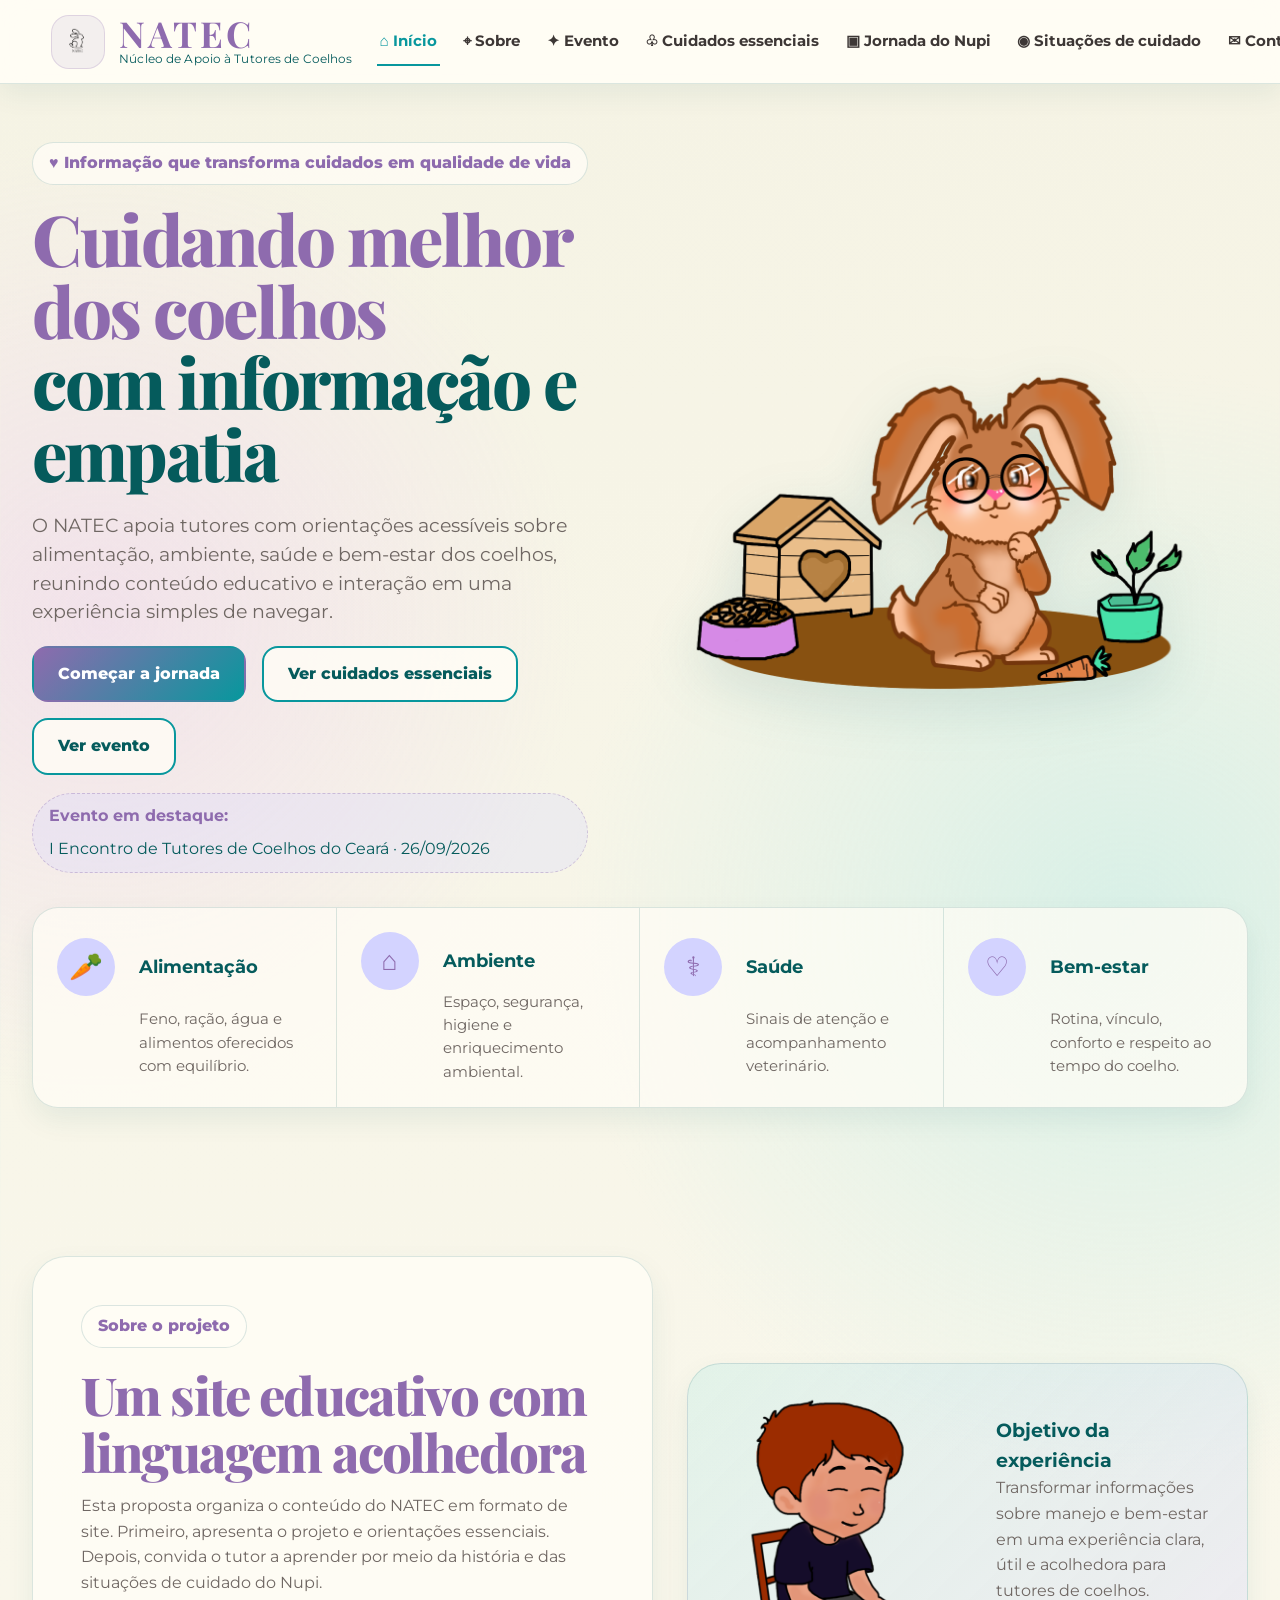
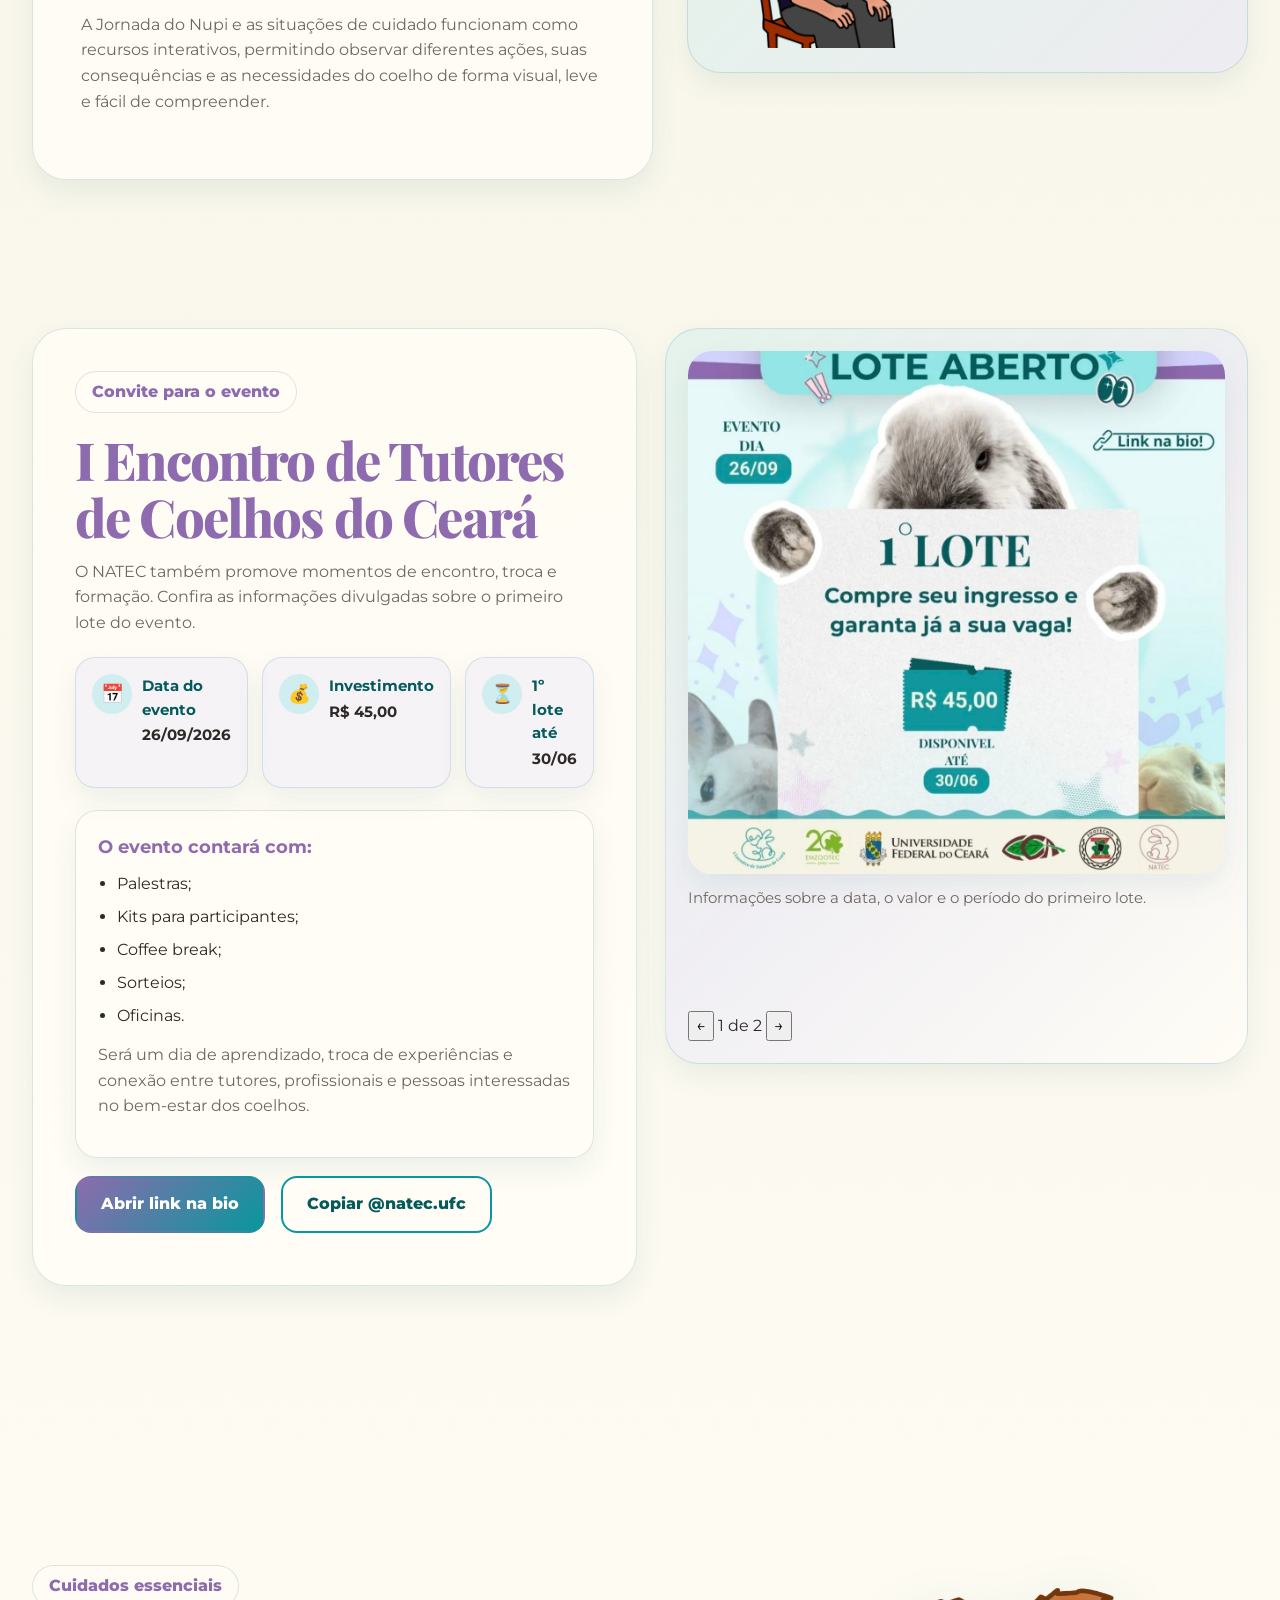
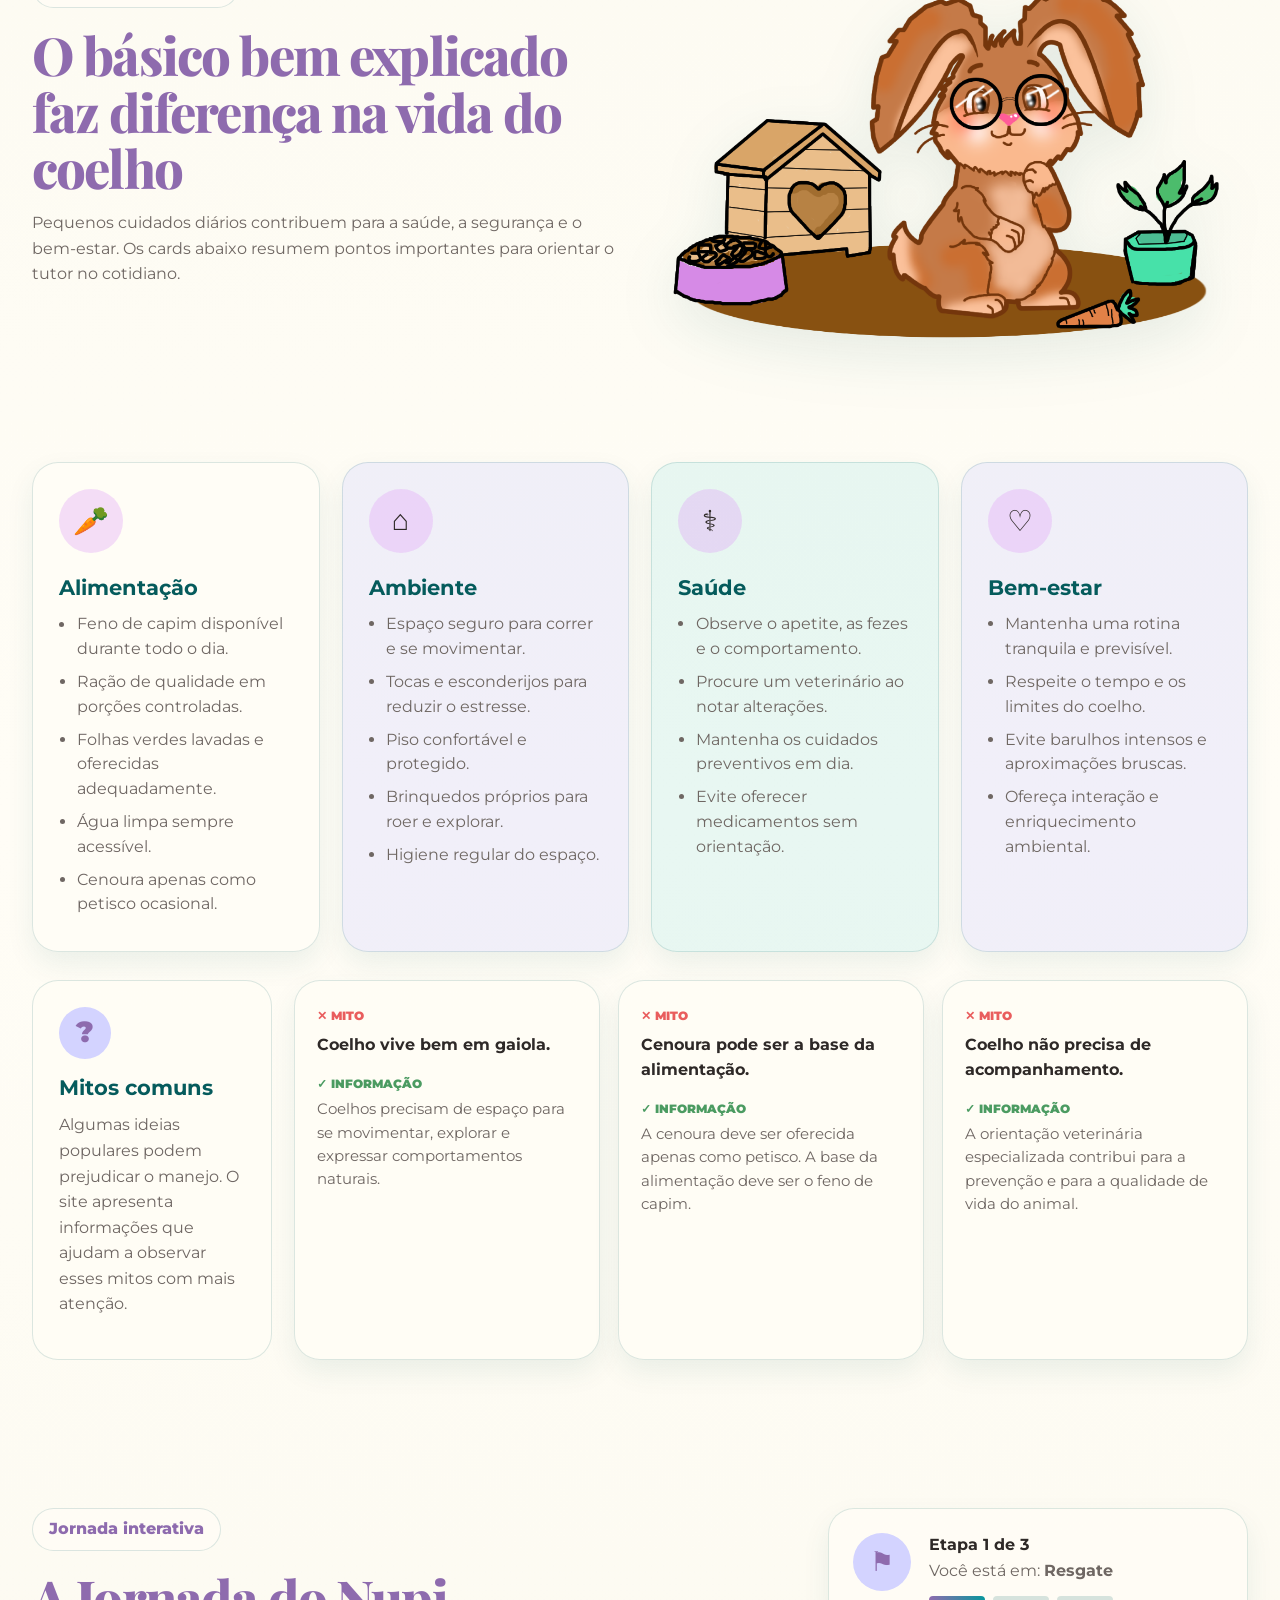
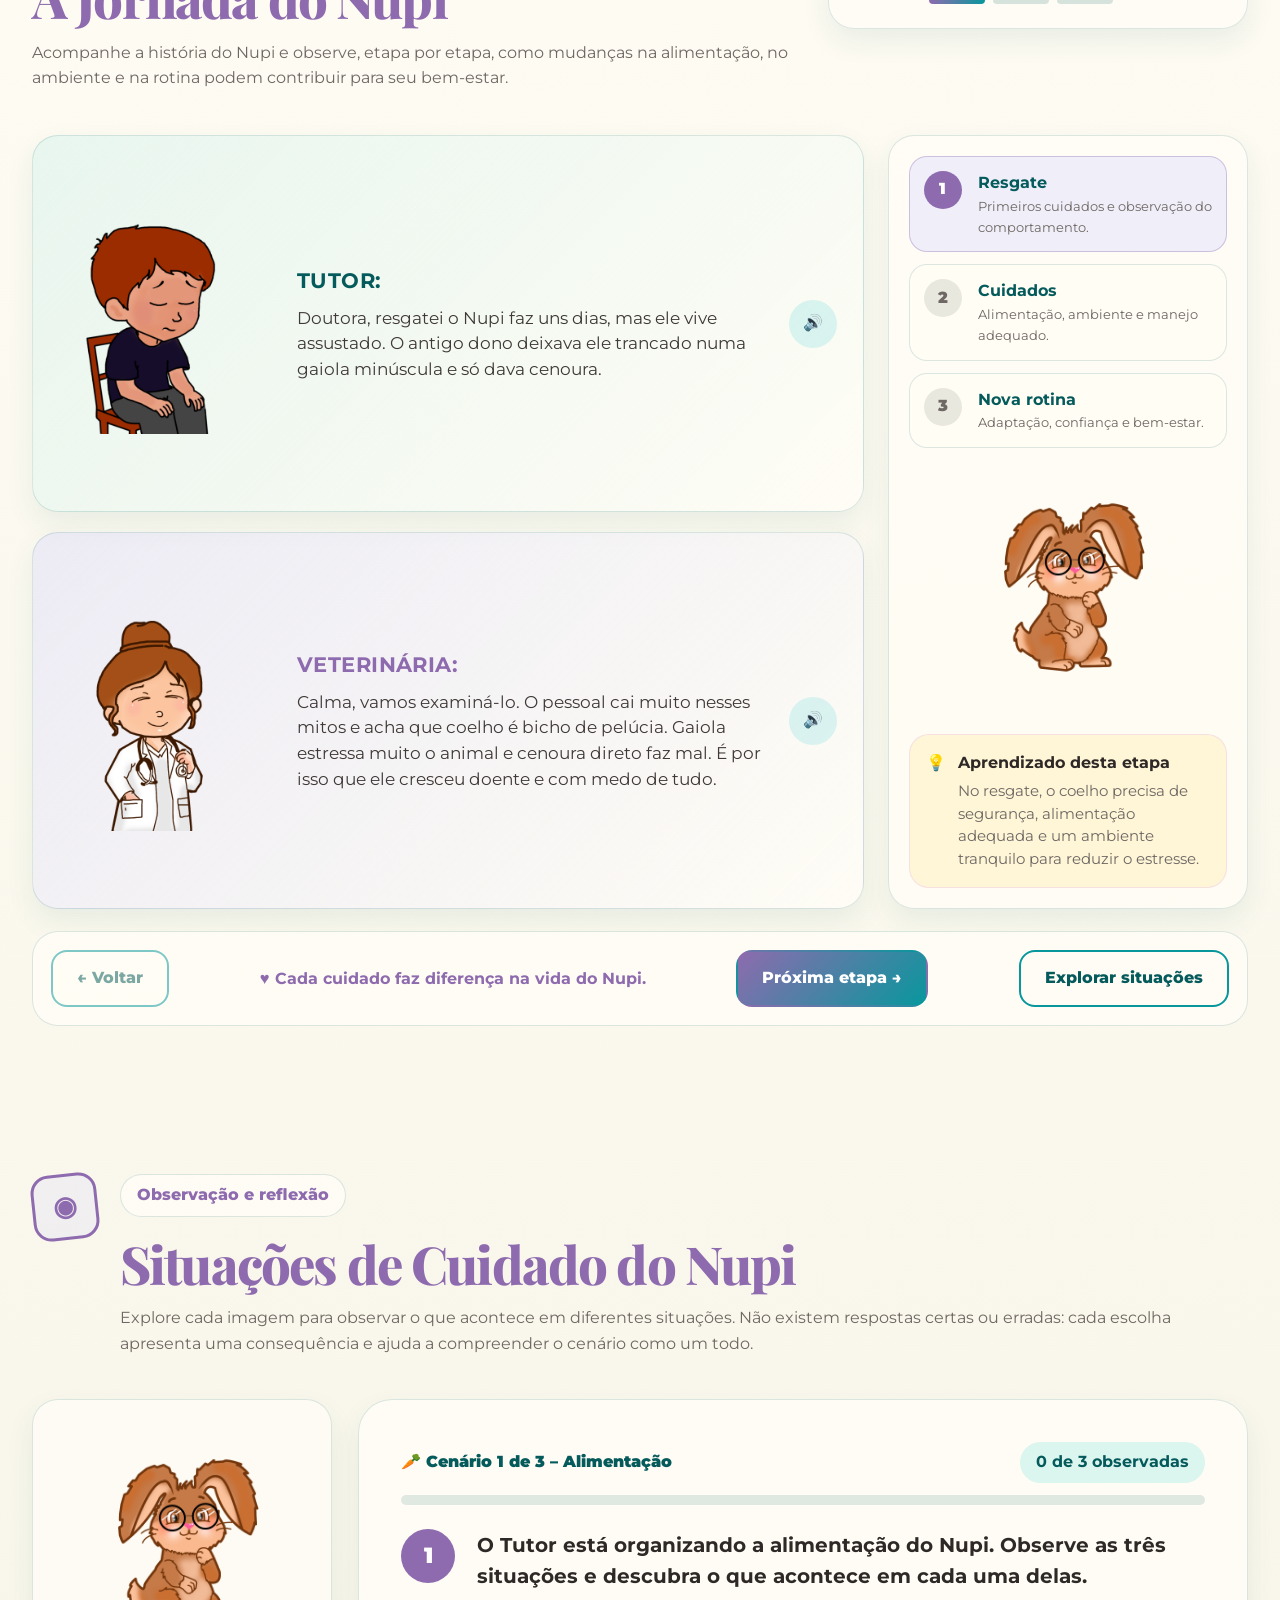
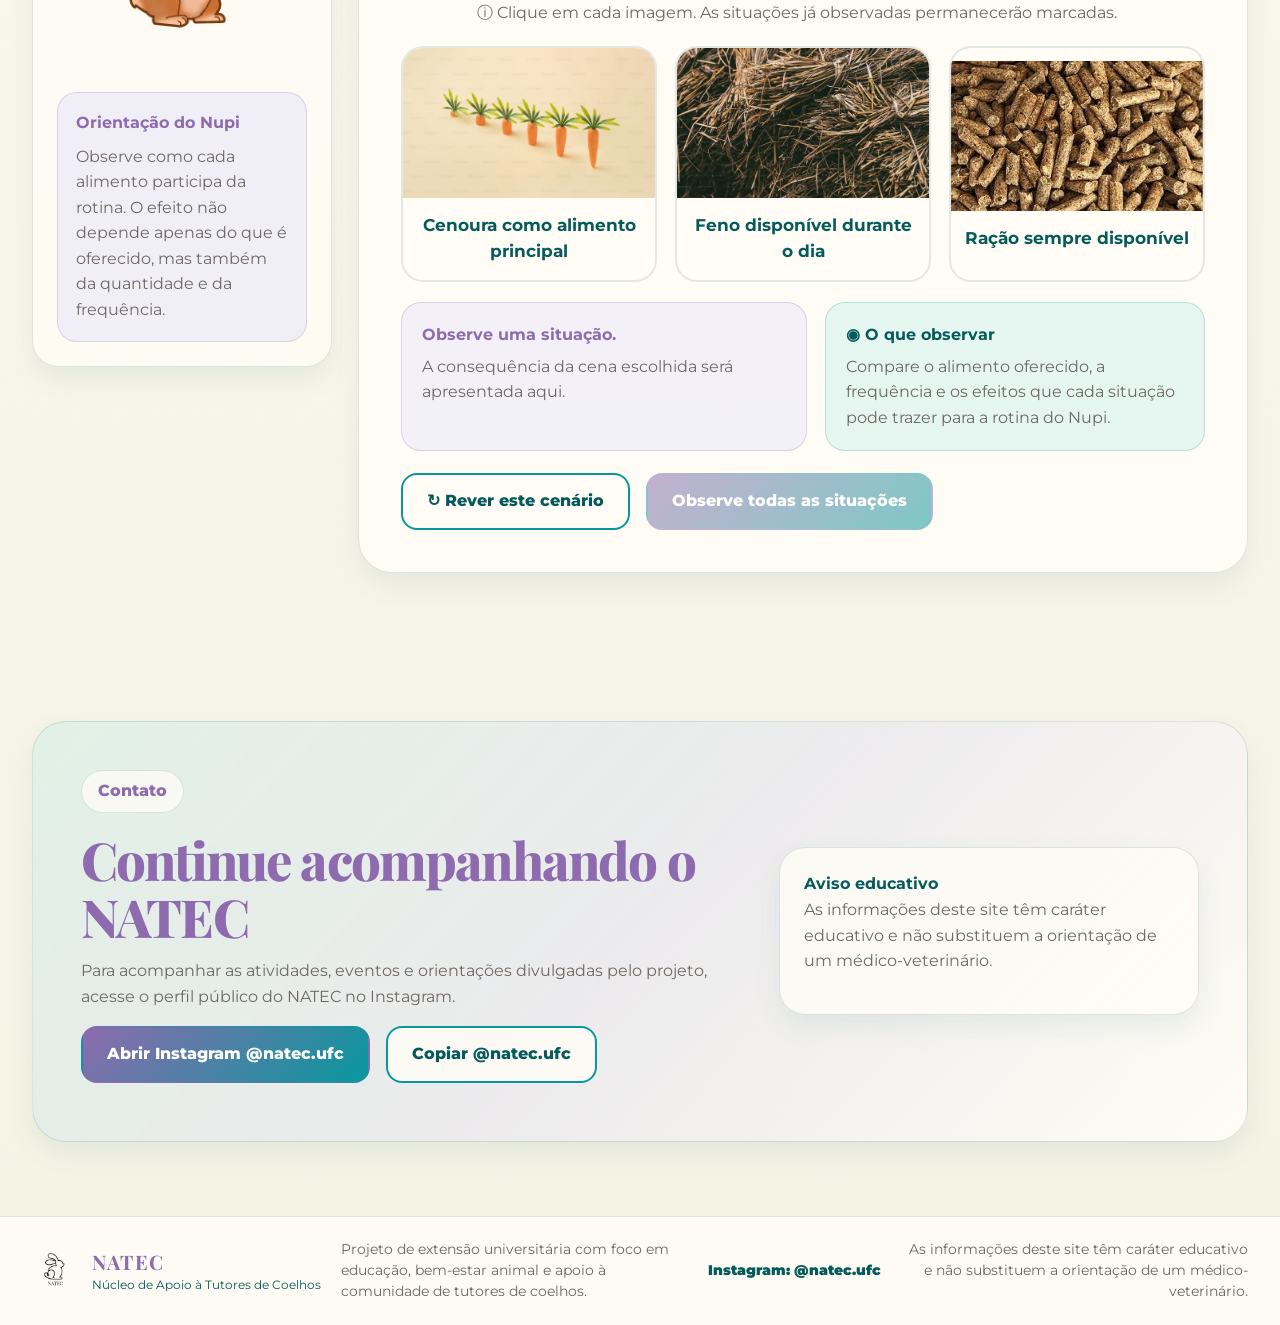
<file: index.html>
<!DOCTYPE html>
<html lang="pt-BR">
<head>
  <meta charset="UTF-8" />

  <meta
    name="viewport"
    content="width=device-width, initial-scale=1.0"
  />

  <title>NATEC | Jornada do Nupi</title>

  <meta
    name="description"
    content="Site educativo do NATEC com orientações sobre cuidados com coelhos, narrativa interativa, situações de cuidado do Nupi e informações sobre o projeto."
  />

  <link rel="preconnect" href="https://fonts.googleapis.com" />
  <link rel="preconnect" href="https://fonts.gstatic.com" crossorigin />

  <link
    href="https://fonts.googleapis.com/css2?family=Montserrat:wght@400;500;600;700;800&family=Playfair+Display:wght@700;800&family=Roboto:wght@400;500;700&display=swap"
    rel="stylesheet"
  />

  <link rel="stylesheet" href="style.css" />
</head>

<body>
  <header class="site-header">
    <a
      class="brand"
      href="#inicio"
      aria-label="Ir para o início do site NATEC"
    >
      <span class="brand-mark-wrap" aria-hidden="true">
        <img
          src="assets/brand-rabbit.png"
          alt=""
          class="brand-mark"
        />
      </span>

      <div class="brand-text">
        <strong>NATEC</strong>
        <small>Núcleo de Apoio à Tutores de Coelhos</small>
      </div>
    </a>

    <button
      class="menu-toggle"
      type="button"
      aria-label="Abrir menu"
      aria-expanded="false"
      aria-controls="main-nav"
    >
      ☰
    </button>

    <nav
      class="main-nav"
      id="main-nav"
      aria-label="Navegação principal"
    >
      <a href="#inicio" class="nav-link active">⌂ Início</a>
      <a href="#sobre" class="nav-link">⌖ Sobre</a>
      <a href="#evento" class="nav-link">✦ Evento</a>
      <a href="#cuidados" class="nav-link">♧ Cuidados essenciais</a>
      <a href="#jornada" class="nav-link">▣ Jornada do Nupi</a>
      <a href="#situacoes" class="nav-link">◉ Situações de cuidado</a>
      <a href="#contato" class="nav-link">✉ Contato</a>
    </nav>
  </header>

  <main>
    <!-- INÍCIO -->
    <section
      id="inicio"
      class="section hero-section"
      aria-labelledby="hero-title"
    >
      <div class="container hero-grid">
        <div class="hero-copy reveal">
          <span class="eyebrow">
            ♥ Informação que transforma cuidados em qualidade de vida
          </span>

          <h1 id="hero-title">
            Cuidando melhor dos coelhos
            <span>com informação e empatia</span>
          </h1>

          <p>
            O NATEC apoia tutores com orientações acessíveis sobre
            alimentação, ambiente, saúde e bem-estar dos coelhos,
            reunindo conteúdo educativo e interação em uma experiência
            simples de navegar.
          </p>

          <div class="hero-actions">
            <a class="btn btn-primary" href="#jornada">
              Começar a jornada
            </a>

            <a class="btn btn-secondary" href="#cuidados">
              Ver cuidados essenciais
            </a>

            <a class="btn btn-secondary" href="#evento">
              Ver evento
            </a>
          </div>

          <div class="event-inline-note">
            <strong>Evento em destaque:</strong>

            <span>
              I Encontro de Tutores de Coelhos do Ceará · 26/09/2026
            </span>
          </div>
        </div>

        <figure
          class="hero-art reveal"
          aria-label="Ilustração do Nupi em ambiente seguro"
        >
          <img
            src="assets/hero-nupi.png"
            alt="Nupi em ambiente acolhedor com toca, ração, planta e cenoura"
          />
        </figure>
      </div>

      <div
        class="container quick-cards"
        aria-label="Principais temas do site"
      >
        <a href="#cuidados" class="quick-card">
          <span aria-hidden="true">🥕</span>
          <strong>Alimentação</strong>
          <p>Feno, ração, água e alimentos oferecidos com equilíbrio.</p>
        </a>

        <a href="#cuidados" class="quick-card">
          <span aria-hidden="true">⌂</span>
          <strong>Ambiente</strong>
          <p>Espaço, segurança, higiene e enriquecimento ambiental.</p>
        </a>

        <a href="#cuidados" class="quick-card">
          <span aria-hidden="true">⚕</span>
          <strong>Saúde</strong>
          <p>Sinais de atenção e acompanhamento veterinário.</p>
        </a>

        <a href="#cuidados" class="quick-card">
          <span aria-hidden="true">♡</span>
          <strong>Bem-estar</strong>
          <p>Rotina, vínculo, conforto e respeito ao tempo do coelho.</p>
        </a>
      </div>
    </section>

    <!-- SOBRE -->
    <section
      id="sobre"
      class="section about-section"
      aria-labelledby="about-title"
    >
      <div class="container two-column">
        <div class="text-block reveal">
          <span class="section-kicker">Sobre o projeto</span>

          <h2 id="about-title">
            Um site educativo com linguagem acolhedora
          </h2>

          <p>
            Esta proposta organiza o conteúdo do NATEC em formato de
            site. Primeiro, apresenta o projeto e orientações essenciais.
            Depois, convida o tutor a aprender por meio da história e das
            situações de cuidado do Nupi.
          </p>

          <p>
            A Jornada do Nupi e as situações de cuidado funcionam como
            recursos interativos, permitindo observar diferentes ações,
            suas consequências e as necessidades do coelho de forma
            visual, leve e fácil de compreender.
          </p>
        </div>

        <article class="about-card reveal">
          <img
            src="assets/tutor-feliz.png"
            alt="Tutor feliz após aprender sobre os cuidados com o Nupi"
            loading="lazy"
          />

          <div>
            <strong>Objetivo da experiência</strong>

            <p>
              Transformar informações sobre manejo e bem-estar em uma
              experiência clara, útil e acolhedora para tutores de
              coelhos.
            </p>
          </div>
        </article>
      </div>
    </section>

    <!-- EVENTO -->
    <section
      id="evento"
      class="section event-section"
      aria-labelledby="event-title"
    >
      <div class="container event-grid">
        <div class="event-copy reveal">
          <span class="section-kicker">Convite para o evento</span>

          <h2 id="event-title">
            I Encontro de Tutores de Coelhos do Ceará
          </h2>

          <p>
            O NATEC também promove momentos de encontro, troca e
            formação. Confira as informações divulgadas sobre o primeiro
            lote do evento.
          </p>

          <div class="event-highlights">
            <article class="event-pill">
              <span aria-hidden="true">📅</span>

              <div>
                <strong>Data do evento</strong>
                <p>26/09/2026</p>
              </div>
            </article>

            <article class="event-pill">
              <span aria-hidden="true">💰</span>

              <div>
                <strong>Investimento</strong>
                <p>R$ 45,00</p>
              </div>
            </article>

            <article class="event-pill">
              <span aria-hidden="true">⏳</span>

              <div>
                <strong>1º lote até</strong>
                <p>30/06</p>
              </div>
            </article>
          </div>

          <div class="event-detail-card">
            <strong>O evento contará com:</strong>

            <ul>
              <li>Palestras;</li>
              <li>Kits para participantes;</li>
              <li>Coffee break;</li>
              <li>Sorteios;</li>
              <li>Oficinas.</li>
            </ul>

            <p>
              Será um dia de aprendizado, troca de experiências e
              conexão entre tutores, profissionais e pessoas
              interessadas no bem-estar dos coelhos.
            </p>
          </div>

          <div class="event-actions">
            <a
              class="btn btn-primary"
              href="https://www.instagram.com/natec.ufc?igsh=a2lrODVhN2JuYm42"
              target="_blank"
              rel="noopener noreferrer"
            >
              Abrir link na bio
            </a>

            <button
              class="btn btn-secondary"
              type="button"
              id="copy-instagram-event"
            >
              Copiar @natec.ufc
            </button>
          </div>

          <p
            class="copy-status"
            id="copy-status-event"
            aria-live="polite"
          ></p>
        </div>

        <div class="event-gallery reveal">
          <div
            class="event-carousel"
            id="event-carousel"
            aria-label="Imagens de divulgação do evento"
          >
            <figure
              class="event-slide active"
              data-event-slide="0"
            >
              <img
                src="assets/evento-lote-1.jpg"
                alt="Convite do primeiro lote do I Encontro de Tutores de Coelhos do Ceará"
                loading="lazy"
              />

              <figcaption>
                Informações sobre a data, o valor e o período do
                primeiro lote.
              </figcaption>
            </figure>

            <figure
              class="event-slide"
              data-event-slide="1"
              hidden
            >
              <img
                src="assets/evento-lote-2.jpg"
                alt="Publicação do evento apresentando palestras, kits, coffee break, sorteios e oficinas"
                loading="lazy"
              />

              <figcaption>
                Atividades e experiências previstas para o evento.
              </figcaption>
            </figure>
          </div>

          <div
            class="event-carousel-controls"
            aria-label="Controles das imagens do evento"
          >
            <button
              type="button"
              class="carousel-button"
              id="event-prev"
              aria-label="Ver imagem anterior"
            >
              ←
            </button>

            <span
              class="carousel-status"
              id="event-slide-status"
              aria-live="polite"
            >
              1 de 2
            </span>

            <button
              type="button"
              class="carousel-button"
              id="event-next"
              aria-label="Ver próxima imagem"
            >
              →
            </button>
          </div>
        </div>
      </div>
    </section>

    <!-- CUIDADOS ESSENCIAIS -->
    <section
      id="cuidados"
      class="section care-section"
      aria-labelledby="care-title"
    >
      <div class="container section-head">
        <div class="reveal">
          <span class="section-kicker">Cuidados essenciais</span>

          <h2 id="care-title">
            O básico bem explicado faz diferença na vida do coelho
          </h2>

          <p>
            Pequenos cuidados diários contribuem para a saúde, a
            segurança e o bem-estar. Os cards abaixo resumem pontos
            importantes para orientar o tutor no cotidiano.
          </p>
        </div>

        <img
          src="assets/hero-nupi.png"
          alt="Nupi em ambiente seguro com toca e alimentação"
          class="care-hero-img reveal"
          loading="lazy"
        />
      </div>

      <div class="container care-grid">
        <article class="care-card reveal">
          <span class="card-icon" aria-hidden="true">🥕</span>

          <h3>Alimentação</h3>

          <ul>
            <li>Feno de capim disponível durante todo o dia.</li>
            <li>Ração de qualidade em porções controladas.</li>
            <li>Folhas verdes lavadas e oferecidas adequadamente.</li>
            <li>Água limpa sempre acessível.</li>
            <li>Cenoura apenas como petisco ocasional.</li>
          </ul>
        </article>

        <article class="care-card reveal">
          <span class="card-icon" aria-hidden="true">⌂</span>

          <h3>Ambiente</h3>

          <ul>
            <li>Espaço seguro para correr e se movimentar.</li>
            <li>Tocas e esconderijos para reduzir o estresse.</li>
            <li>Piso confortável e protegido.</li>
            <li>Brinquedos próprios para roer e explorar.</li>
            <li>Higiene regular do espaço.</li>
          </ul>
        </article>

        <article class="care-card reveal">
          <span class="card-icon" aria-hidden="true">⚕</span>

          <h3>Saúde</h3>

          <ul>
            <li>Observe o apetite, as fezes e o comportamento.</li>
            <li>Procure um veterinário ao notar alterações.</li>
            <li>Mantenha os cuidados preventivos em dia.</li>
            <li>Evite oferecer medicamentos sem orientação.</li>
          </ul>
        </article>

        <article class="care-card reveal">
          <span class="card-icon" aria-hidden="true">♡</span>

          <h3>Bem-estar</h3>

          <ul>
            <li>Mantenha uma rotina tranquila e previsível.</li>
            <li>Respeite o tempo e os limites do coelho.</li>
            <li>Evite barulhos intensos e aproximações bruscas.</li>
            <li>Ofereça interação e enriquecimento ambiental.</li>
          </ul>
        </article>
      </div>

      <div class="container myths-layout">
        <div class="myths-intro reveal">
          <span class="circle-question" aria-hidden="true">?</span>

          <h3>Mitos comuns</h3>

          <p>
            Algumas ideias populares podem prejudicar o manejo. O site
            apresenta informações que ajudam a observar esses mitos com
            mais atenção.
          </p>
        </div>

        <div class="myth-cards">
          <article class="myth-card reveal">
            <span class="myth-label wrong">✕ MITO</span>

            <strong>Coelho vive bem em gaiola.</strong>

            <span class="myth-label right">✓ INFORMAÇÃO</span>

            <p>
              Coelhos precisam de espaço para se movimentar, explorar e
              expressar comportamentos naturais.
            </p>
          </article>

          <article class="myth-card reveal">
            <span class="myth-label wrong">✕ MITO</span>

            <strong>Cenoura pode ser a base da alimentação.</strong>

            <span class="myth-label right">✓ INFORMAÇÃO</span>

            <p>
              A cenoura deve ser oferecida apenas como petisco. A base
              da alimentação deve ser o feno de capim.
            </p>
          </article>

          <article class="myth-card reveal">
            <span class="myth-label wrong">✕ MITO</span>

            <strong>Coelho não precisa de acompanhamento.</strong>

            <span class="myth-label right">✓ INFORMAÇÃO</span>

            <p>
              A orientação veterinária especializada contribui para a
              prevenção e para a qualidade de vida do animal.
            </p>
          </article>
        </div>
      </div>
    </section>

    <!-- JORNADA DO NUPI -->
    <section
      id="jornada"
      class="section journey-section"
      aria-labelledby="journey-title"
    >
      <div class="container journey-top">
        <div class="reveal">
          <span class="section-kicker">Jornada interativa</span>

          <h2 id="journey-title">A Jornada do Nupi</h2>

          <p>
            Acompanhe a história do Nupi e observe, etapa por etapa,
            como mudanças na alimentação, no ambiente e na rotina podem
            contribuir para seu bem-estar.
          </p>
        </div>

        <div class="progress-card reveal" aria-live="polite">
          <span class="progress-icon" aria-hidden="true">⚑</span>

          <div>
            <strong id="journey-progress-title">
              Etapa 1 de 3
            </strong>

            <p>
              Você está em:
              <b id="journey-current-name">Resgate</b>
            </p>

            <div
              class="step-dots"
              aria-label="Progresso da Jornada do Nupi"
            >
              <span class="dot active" aria-hidden="true"></span>
              <span class="dot" aria-hidden="true"></span>
              <span class="dot" aria-hidden="true"></span>
            </div>
          </div>
        </div>
      </div>

      <div class="container journey-layout">
        <div class="dialogue-column">
          <article class="dialogue-card tutor-card reveal">
            <img
              src="assets/story-tutor.png"
              alt="Tutor conversando sobre o resgate do Nupi"
              loading="lazy"
            />

            <div>
              <h3>Tutor:</h3>

              <p id="tutor-text">
                Doutora, resgatei o Nupi faz uns dias, mas ele vive
                assustado. O antigo dono deixava ele trancado numa
                gaiola minúscula e só dava cenoura.
              </p>
            </div>

            <button
              class="audio-button"
              type="button"
              data-speak-target="tutor-text"
              aria-label="Ouvir fala do tutor"
            >
              🔊
            </button>
          </article>

          <article class="dialogue-card vet-card reveal">
            <img
              src="assets/story-vet.png"
              alt="Veterinária orientando o tutor"
              loading="lazy"
            />

            <div>
              <h3>Veterinária:</h3>

              <p id="vet-text">
                Calma, vamos examiná-lo. O pessoal cai muito nesses
                mitos e acha que coelho é bicho de pelúcia. Gaiola
                estressa muito o animal e cenoura direto faz mal. É por
                isso que ele cresceu doente e com medo de tudo.
              </p>
            </div>

            <button
              class="audio-button"
              type="button"
              data-speak-target="vet-text"
              aria-label="Ouvir fala da veterinária"
            >
              🔊
            </button>
          </article>
        </div>

        <aside
          class="journey-sidebar reveal"
          aria-label="Etapas da Jornada do Nupi"
        >
          <div class="step-list" id="journey-steps">
            <button
              type="button"
              class="step-item active"
              data-step="0"
            >
              <span>1</span>

              <b>Resgate</b>

              <small>
                Primeiros cuidados e observação do comportamento.
              </small>
            </button>

            <button
              type="button"
              class="step-item"
              data-step="1"
            >
              <span>2</span>

              <b>Cuidados</b>

              <small>
                Alimentação, ambiente e manejo adequado.
              </small>
            </button>

            <button
              type="button"
              class="step-item"
              data-step="2"
            >
              <span>3</span>

              <b>Nova rotina</b>

              <small>
                Adaptação, confiança e bem-estar.
              </small>
            </button>
          </div>

          <img
            src="assets/nupi-thinking.png"
            alt="Nupi observando e refletindo sobre os cuidados"
            class="sidebar-nupi"
            loading="lazy"
          />

          <div class="learning-box">
            <span aria-hidden="true">💡</span>

            <div>
              <strong>Aprendizado desta etapa</strong>

              <p id="learning-text">
                No resgate, o coelho precisa de segurança, alimentação
                adequada e um ambiente tranquilo para reduzir o
                estresse.
              </p>
            </div>
          </div>
        </aside>
      </div>

      <div class="container journey-actions reveal">
        <button
          class="btn btn-secondary"
          type="button"
          id="prev-step"
        >
          ← Voltar
        </button>

        <p>♥ Cada cuidado faz diferença na vida do Nupi.</p>

        <button
          class="btn btn-primary"
          type="button"
          id="next-step"
        >
          Próxima etapa →
        </button>

        <a class="btn btn-secondary" href="#situacoes">
          Explorar situações
        </a>
      </div>
    </section>

    <!-- SITUAÇÕES DE CUIDADO -->
    <section
      id="situacoes"
      class="section situations-section"
      aria-labelledby="situations-title"
    >
      <div class="container situations-page">
        <div class="situations-intro reveal">
          <span
            class="situations-mark"
            aria-hidden="true"
          >
            ◉
          </span>

          <div>
            <span class="section-kicker">
              Observação e reflexão
            </span>

            <h2 id="situations-title">
              Situações de Cuidado do Nupi
            </h2>

            <p>
              Explore cada imagem para observar o que acontece em
              diferentes situações. Não existem respostas certas ou
              erradas: cada escolha apresenta uma consequência e ajuda
              a compreender o cenário como um todo.
            </p>
          </div>
        </div>

        <div class="situations-layout">
          <aside
            class="nupi-mediation reveal"
            aria-live="polite"
          >
            <img
              src="assets/nupi-thinking.png"
              alt="Nupi observando as situações de cuidado"
              id="mediator-image"
              loading="lazy"
            />

            <div class="mediation-card">
              <strong id="mediator-title">
                Orientação do Nupi
              </strong>

              <p id="mediator-text">
                Observe cada cena com atenção. Ao explorar todas as
                imagens, você poderá comparar as consequências e
                compreender o cenário completo.
              </p>
            </div>
          </aside>

          <div class="situations-card reveal">
            <div class="situations-progress">
              <span id="scenario-category">
                🥕 Cenário 1 de 3 – Alimentação
              </span>

              <b id="observed-count">
                0 de 3 observadas
              </b>

              <div
                class="bar"
                role="progressbar"
                aria-label="Progresso das situações observadas"
                aria-valuemin="0"
                aria-valuemax="3"
                aria-valuenow="0"
              >
                <span id="situations-bar"></span>
              </div>
            </div>

            <div class="situation-row">
              <span
                class="situation-number"
                id="scenario-number"
                aria-hidden="true"
              >
                1
              </span>

              <div>
                <h3 id="scenario-text">
                  O Tutor está organizando a alimentação do Nupi.
                  Observe as três situações e descubra o que acontece em
                  cada uma delas.
                </h3>

                <p>
                  ⓘ Clique em cada imagem. As situações já observadas
                  permanecerão marcadas.
                </p>
              </div>
            </div>

            <!--
              As opções serão inseridas pelo script.js.

              Alimentação:
              option-cenoura.jpg
              option-feno.jpg
              option-racao.jpg

              Manejo:
              option-rapido.jpg
              option-seguro.jpg
              option-esperar.jpg

              Ambiente:
              option-gaiola.jpg
              option-barulho.jpg
              hero-nupi.png
            -->

            <div
              class="situations-options-grid"
              id="situations-options"
              aria-label="Situações disponíveis para observação"
            ></div>

            <div class="situation-feedback-grid">
              <div
                class="consequence-box"
                id="consequence-box"
                aria-live="polite"
              >
                <strong>Observe uma situação.</strong>

                <p>
                  A consequência da cena escolhida será apresentada
                  aqui.
                </p>
              </div>

              <div
                class="observation-box"
                id="observation-box"
              >
                <strong>◉ O que observar</strong>

                <p>
                  Compare o alimento oferecido, a frequência e os
                  efeitos que cada situação pode trazer para a rotina
                  do Nupi.
                </p>
              </div>
            </div>

            <div
              class="situation-summary"
              id="situation-summary"
              aria-live="polite"
              hidden
            >
              <span class="summary-label">
                Visão do todo
              </span>

              <h3 id="summary-title">
                O cenário completo
              </h3>

              <p id="summary-text"></p>
            </div>

            <div class="situations-actions">
              <button
                class="btn btn-secondary"
                type="button"
                id="review-scenario"
              >
                ↻ Rever este cenário
              </button>

              <button
                class="btn btn-primary"
                type="button"
                id="next-scenario"
                disabled
              >
                Ver o cenário completo →
              </button>
            </div>
          </div>
        </div>
      </div>
    </section>

    <!-- CONTATO -->
    <section
      id="contato"
      class="section contact-section"
      aria-labelledby="contact-title"
    >
      <div class="container contact-card reveal">
        <div>
          <span class="section-kicker">Contato</span>

          <h2 id="contact-title">
            Continue acompanhando o NATEC
          </h2>

          <p>
            Para acompanhar as atividades, eventos e orientações
            divulgadas pelo projeto, acesse o perfil público do NATEC
            no Instagram.
          </p>

          <div class="contact-actions">
            <a
              class="btn btn-primary"
              href="https://www.instagram.com/natec.ufc?igsh=a2lrODVhN2JuYm42"
              target="_blank"
              rel="noopener noreferrer"
            >
              Abrir Instagram @natec.ufc
            </a>

            <button
              class="btn btn-secondary"
              type="button"
              id="copy-instagram"
            >
              Copiar @natec.ufc
            </button>
          </div>

          <p
            class="copy-status"
            id="copy-status"
            aria-live="polite"
          ></p>
        </div>

        <div class="source-box">
          <strong>Aviso educativo</strong>

          <p>
            As informações deste site têm caráter educativo e não
            substituem a orientação de um médico-veterinário.
          </p>
        </div>
      </div>
    </section>
  </main>

  <footer class="site-footer">
    <div class="container footer-grid">
      <div class="footer-brand">
        <img
          src="assets/brand-rabbit.png"
          alt=""
          class="footer-brand-mark"
          loading="lazy"
        />

        <div>
          <strong>NATEC</strong>
          <small>Núcleo de Apoio à Tutores de Coelhos</small>
        </div>
      </div>

      <p>
        Projeto de extensão universitária com foco em educação,
        bem-estar animal e apoio à comunidade de tutores de coelhos.
      </p>

      <a
        href="https://www.instagram.com/natec.ufc?igsh=a2lrODVhN2JuYm42"
        target="_blank"
        rel="noopener noreferrer"
      >
        Instagram: @natec.ufc
      </a>

      <p class="disclaimer">
        As informações deste site têm caráter educativo e não substituem
        a orientação de um médico-veterinário.
      </p>
    </div>
  </footer>

  <script src="script.js"></script>
</body>
</html>
</file>
<file: style.css>
:root {
  --bg: #F5F3E4;/*paleta*/
  --surface: #FFFDF6;
  --surface-soft: rgba(255, 253, 246, 0.82);
  --pink-lilac: #E0A0F7;/*paleta*/
  --lavender: #D3D3FF;/*paleta*/
  --cyan-soft: #97E5E5;/*paleta*/
  --teal: #08979D;/*paleta*/
  --purple: #8E6BAE;/*paleta*/
  --teal-dark: #055B5C;/*paleta*/
  --text: #2E2927;
  --muted: #6F6763;
  --line: rgba(5, 91, 92, 0.14);
  --danger: #E95D5D;
  --success: #4B9B61;
  --warning-bg: #FFF6D8;
  --shadow: 0 18px 50px rgba(5, 91, 92, 0.10);
  --shadow-soft: 0 12px 28px rgba(5, 91, 92, 0.08);
  --radius-xl: 34px;
  --radius-lg: 26px;
  --radius-md: 18px;
  --radius-sm: 12px;
}

* { box-sizing: border-box; }
html { scroll-behavior: smooth; }
body {
  margin: 0;
  font-family: "Montserrat", "Roboto", Arial, sans-serif;
  color: var(--text);
  background:
    radial-gradient(circle at 8% 8%, rgba(224, 160, 247, 0.22), transparent 30rem),
    radial-gradient(circle at 88% 12%, rgba(151, 229, 229, 0.32), transparent 35rem),
    linear-gradient(180deg, var(--bg), #FFFDF6 52%, var(--bg));
  line-height: 1.55;
}

img { max-width: 100%; display: block; }
a { color: inherit; text-decoration: none; }
button, a { -webkit-tap-highlight-color: transparent; }
button { font: inherit; }

.site-header {
  position: sticky;
  top: 0;
  z-index: 100;
  min-height: 84px;
  padding: 12px clamp(18px, 4vw, 76px);
  display: flex;
  justify-content: space-between;
  align-items: center;
  gap: 24px;
  background: rgba(255, 253, 246, 0.93);
  backdrop-filter: blur(14px);
  border-bottom: 1px solid var(--line);
  box-shadow: 0 10px 26px rgba(5, 91, 92, 0.07);
}

.brand {
  display: flex;
  align-items: center;
  gap: 14px;
  min-width: max-content;
}

.brand-mark-wrap {
  width: 54px;
  height: 54px;
  border-radius: 18px;
  background: rgba(142, 107, 174, 0.10);
  border: 1px solid rgba(142, 107, 174, 0.20);
  display: grid;
  place-items: center;
  flex: 0 0 auto;
}

.brand-mark {
  width: 34px;
  height: 34px;
  object-fit: contain;
}

.brand strong {
  display: block;
  font-family: "Playfair Display", Georgia, serif;
  color: var(--purple);
  font-size: clamp(1.8rem, 2.8vw, 2.6rem);
  letter-spacing: 0.08em;
  line-height: 0.92;
  font-weight: 700;
}

.brand small {
  display: block;
  font-family: "Montserrat", Arial, sans-serif;
  font-size: 0.76rem;
  color: var(--teal-dark);
  line-height: 1.18;
  letter-spacing: 0.01em;
  margin-top: 2px;
}

.main-nav {
  display: flex;
  align-items: center;
  gap: clamp(8px, 1.6vw, 28px);
  color: #3D3735;
  font-weight: 700;
}

.nav-link {
  padding: 12px 3px;
  border-bottom: 2px solid transparent;
  transition: color .2s ease, border-color .2s ease, transform .2s ease;
  white-space: nowrap;
  font-size: 0.96rem;
}

.nav-link:hover,
.nav-link.active {
  color: var(--teal);
  border-color: var(--teal);
}

.menu-toggle {
  display: none;
  border: 0;
  background: var(--teal-dark);
  color: white;
  border-radius: 13px;
  width: 44px;
  height: 44px;
  font-size: 1.4rem;
  cursor: pointer;
}

.container {
  width: min(1480px, calc(100% - 64px));
  margin: 0 auto;
}

.section {
  scroll-margin-top: 92px;
  padding: 74px 0;
}

.hero-section { padding-top: 58px; }
.hero-grid {
  display: grid;
  grid-template-columns: minmax(320px, 0.95fr) minmax(380px, 1.05fr);
  gap: 46px;
  align-items: center;
}

.eyebrow,
.section-kicker {
  display: inline-flex;
  align-items: center;
  gap: 8px;
  color: var(--purple);
  background: rgba(255, 253, 246, 0.76);
  border: 1px solid var(--line);
  border-radius: 999px;
  padding: 8px 16px;
  font-weight: 800;
  margin-bottom: 18px;
}

h1, h2, h3, p { margin-top: 0; }

h1,
h2 {
  font-family: "Playfair Display", Georgia, serif;
  font-weight: 800;
}

h1 {
  font-size: clamp(2.7rem, 5.5vw, 5.3rem);
  line-height: 1.02;
  color: var(--purple);
  margin-bottom: 22px;
  letter-spacing: -0.035em;
}

h1 span { display: block; color: var(--teal-dark); }

h2 {
  color: var(--purple);
  font-size: clamp(2.1rem, 4.1vw, 4rem);
  line-height: 1.08;
  letter-spacing: -0.035em;
  margin-bottom: 14px;
}

h3 {
  color: var(--teal-dark);
  font-size: 1.34rem;
  margin-bottom: 8px;
}

p { color: var(--muted); font-size: 1.03rem; }
.hero-copy p { max-width: 660px; font-size: 1.16rem; }
.hero-art img { filter: drop-shadow(0 18px 28px rgba(5, 91, 92, 0.12)); }

.hero-actions,
.situations-actions,
.journey-actions,
.contact-actions,
.event-actions {
  display: flex;
  gap: 16px;
  flex-wrap: wrap;
  align-items: center;
}

.btn {
  border: 2px solid transparent;
  border-radius: 16px;
  padding: 14px 24px;
  display: inline-flex;
  justify-content: center;
  align-items: center;
  gap: 10px;
  font-weight: 800;
  font-size: 1rem;
  cursor: pointer;
  transition: transform .18s ease, box-shadow .18s ease, background .18s ease, opacity .18s ease;
}

.btn:hover:not(:disabled) { transform: translateY(-2px); box-shadow: var(--shadow-soft); }
.btn:disabled { opacity: .52; cursor: not-allowed; }

.btn-primary {
  background: linear-gradient(135deg, var(--purple), var(--teal));
  color: #fff;
}

.btn-secondary {
  background: rgba(255, 253, 246, 0.82);
  color: var(--teal-dark);
  border-color: var(--teal);
}

.event-inline-note {
  margin-top: 18px;
  display: inline-flex;
  flex-wrap: wrap;
  gap: 8px;
  align-items: center;
  border: 1px dashed rgba(142, 107, 174, 0.35);
  background: rgba(211, 211, 255, 0.28);
  border-radius: 999px;
  padding: 10px 16px;
  color: var(--teal-dark);
}
.event-inline-note strong { color: var(--purple); }

.quick-cards {
  margin-top: 34px;
  display: grid;
  grid-template-columns: repeat(4, 1fr);
  background: rgba(255, 253, 246, 0.72);
  border: 1px solid var(--line);
  border-radius: var(--radius-lg);
  box-shadow: var(--shadow-soft);
  overflow: hidden;
}

.quick-card {
  padding: 24px;
  min-height: 150px;
  display: grid;
  grid-template-columns: 64px 1fr;
  column-gap: 18px;
  align-items: center;
  border-right: 1px solid var(--line);
  transition: background .2s ease, transform .2s ease;
}

.quick-card:last-child { border-right: 0; }
.quick-card:hover { background: rgba(151, 229, 229, 0.18); }
.quick-card span {
  width: 58px;
  height: 58px;
  display: grid;
  place-items: center;
  border-radius: 50%;
  background: var(--lavender);
  color: var(--purple);
  font-size: 1.7rem;
}
.quick-card strong { color: var(--teal-dark); font-size: 1.14rem; }
.quick-card p { grid-column: 2; margin: 0; font-size: .94rem; }

.two-column {
  display: grid;
  grid-template-columns: 1.05fr .95fr;
  gap: 34px;
  align-items: center;
}

.text-block,
.about-card,
.source-box,
.contact-card,
.progress-card,
.situations-card,
.nupi-mediation,
.dialogue-card,
.journey-sidebar,
.care-card,
.myth-card,
.event-copy,
.event-gallery,
.event-pill,
.event-detail-card {
  border: 1px solid var(--line);
  box-shadow: var(--shadow-soft);
}

.text-block {
  background: var(--surface-soft);
  border-radius: var(--radius-xl);
  padding: clamp(28px, 4vw, 48px);
}

.about-card {
  display: grid;
  grid-template-columns: minmax(180px, 260px) 1fr;
  align-items: center;
  gap: 24px;
  background: linear-gradient(135deg, rgba(151, 229, 229, .22), rgba(211, 211, 255, .30));
  border-radius: var(--radius-xl);
  padding: 24px;
}
.about-card img { border-radius: var(--radius-md); }
.about-card strong { color: var(--teal-dark); font-size: 1.2rem; }

.event-grid {
  display: grid;
  grid-template-columns: .96fr 1.04fr;
  gap: 28px;
  align-items: start;
}
.event-copy {
  background: rgba(255, 253, 246, 0.84);
  border-radius: var(--radius-xl);
  padding: clamp(28px, 4vw, 42px);
}
.event-highlights {
  display: grid;
  grid-template-columns: repeat(3, 1fr);
  gap: 14px;
  margin: 22px 0;
}
.event-pill {
  background: rgba(211, 211, 255, 0.22);
  border-radius: 20px;
  padding: 16px;
  display: grid;
  grid-template-columns: 40px 1fr;
  gap: 10px;
  align-items: start;
}
.event-pill span {
  width: 40px;
  height: 40px;
  display: grid;
  place-items: center;
  border-radius: 50%;
  background: rgba(151, 229, 229, 0.38);
  font-size: 1.15rem;
}
.event-pill strong { color: var(--teal-dark); display: block; font-size: 0.95rem; }
.event-pill p { margin: 2px 0 0; font-size: 0.95rem; color: var(--text); font-weight: 700; }
.event-detail-card {
  margin-bottom: 18px;
  background: rgba(255, 253, 246, 0.76);
  border-radius: 22px;
  padding: 22px;
}
.event-detail-card strong { color: var(--purple); font-size: 1.12rem; }
.event-detail-card ul {
  margin: 12px 0 14px;
  padding-left: 1.2rem;
  color: var(--text);
}
.event-detail-card li { margin-bottom: 8px; }
.event-gallery {
  background: linear-gradient(135deg, rgba(151, 229, 229, .22), rgba(211, 211, 255, .28), rgba(255, 253, 246, .86));
  border-radius: var(--radius-xl);
  padding: 22px;
}
.event-carousel {
  min-height: 660px;
}

.single-event {
  min-height: unset;
}
.event-slide {
  display: none;
  margin: 0;
}
.event-slide.active { display: block; }
.event-slide img {
  width: 100%;
  height: auto;
  border-radius: 24px;
  box-shadow: var(--shadow-soft);
  object-fit: contain;
  background: rgba(255, 253, 246, 0.72);
}
.event-slide figcaption {
  margin-top: 12px;
  color: var(--muted);
  font-size: 0.95rem;
}
.event-controls {
  margin-top: 18px;
  display: flex;
  justify-content: space-between;
  align-items: center;
  gap: 12px;
}
.event-switch { min-width: 138px; }
.event-status {
  font-weight: 800;
  color: var(--teal-dark);
  padding: 8px 14px;
  border-radius: 999px;
  background: rgba(255, 253, 246, 0.8);
  border: 1px solid var(--line);
}

.section-head {
  display: grid;
  grid-template-columns: 1fr minmax(300px, 600px);
  gap: 30px;
  align-items: center;
  margin-bottom: 28px;
}
.section-head p { max-width: 720px; }
.care-hero-img { filter: drop-shadow(0 18px 28px rgba(5, 91, 92, .10)); }

.care-grid {
  display: grid;
  grid-template-columns: repeat(4, 1fr);
  gap: 22px;
}

.care-card {
  background: rgba(255, 253, 246, 0.78);
  border-radius: var(--radius-lg);
  padding: 26px;
  min-height: 280px;
  position: relative;
  overflow: hidden;
}
.care-card:nth-child(2), .care-card:nth-child(4) { background: rgba(211, 211, 255, 0.32); }
.care-card:nth-child(3) { background: rgba(151, 229, 229, 0.22); }
.card-icon {
  width: 64px;
  height: 64px;
  border-radius: 50%;
  display: grid;
  place-items: center;
  background: rgba(224, 160, 247, .35);
  font-size: 1.8rem;
  margin-bottom: 18px;
}
.care-card ul { padding-left: 1.1rem; margin: 0; color: var(--muted); }
.care-card li { margin-bottom: 8px; }

.myths-layout {
  margin-top: 28px;
  display: grid;
  grid-template-columns: 240px 1fr;
  gap: 22px;
  align-items: stretch;
}
.myths-intro {
  background: rgba(255, 253, 246, .82);
  border-radius: var(--radius-lg);
  padding: 26px;
  border: 1px solid var(--line);
}
.circle-question {
  width: 52px;
  height: 52px;
  display: grid;
  place-items: center;
  border-radius: 50%;
  background: var(--lavender);
  color: var(--purple);
  font-weight: 900;
  font-size: 1.8rem;
  margin-bottom: 12px;
}
.myth-cards {
  display: grid;
  grid-template-columns: repeat(3, 1fr);
  gap: 18px;
}
.myth-card {
  border-radius: var(--radius-lg);
  background: rgba(255, 253, 246, .82);
  padding: 22px;
}
.myth-card strong { display: block; margin: 4px 0 13px; color: var(--text); }
.myth-card p { margin: 0; font-size: .94rem; }
.myth-label { display: inline-flex; font-size: .77rem; font-weight: 900; margin-bottom: 4px; }
.myth-label.wrong { color: var(--danger); }
.myth-label.right { color: var(--success); }

.journey-top {
  display: grid;
  grid-template-columns: 1fr minmax(300px, 420px);
  gap: 28px;
  align-items: start;
  margin-bottom: 28px;
}
.progress-card {
  background: rgba(255, 253, 246, .8);
  border-radius: var(--radius-lg);
  padding: 24px;
  display: flex;
  gap: 18px;
}
.progress-icon {
  width: 58px;
  height: 58px;
  border-radius: 50%;
  background: var(--lavender);
  color: var(--purple);
  display: grid;
  place-items: center;
  font-size: 1.7rem;
}
.progress-card p { margin-bottom: 12px; }
.step-dots { display: flex; gap: 8px; }
.dot {
  flex: 1;
  height: 8px;
  border-radius: 999px;
  background: rgba(5, 91, 92, .16);
  min-width: 54px;
}
.dot.active { background: linear-gradient(90deg, var(--purple), var(--teal)); }

.journey-layout {
  display: grid;
  grid-template-columns: 1fr 360px;
  gap: 24px;
}
.dialogue-column { display: grid; gap: 20px; }
.dialogue-card {
  display: grid;
  grid-template-columns: 220px 1fr 54px;
  gap: 24px;
  align-items: center;
  border-radius: var(--radius-lg);
  padding: 20px;
  background: rgba(255, 253, 246, .82);
}
.tutor-card { background: linear-gradient(135deg, rgba(151, 229, 229, .20), rgba(255, 253, 246, .82)); }
.vet-card { background: linear-gradient(135deg, rgba(211, 211, 255, .36), rgba(255, 253, 246, .82)); }
.dialogue-card img { border-radius: var(--radius-md); }
.dialogue-card h3 { text-transform: uppercase; letter-spacing: .02em; }
.vet-card h3 { color: var(--purple); }
.dialogue-card p { color: #3f3937; font-size: 1.04rem; margin: 0; }
.audio-button {
  width: 48px;
  height: 48px;
  border: 0;
  border-radius: 50%;
  background: rgba(151, 229, 229, .35);
  color: var(--teal-dark);
  cursor: pointer;
}
.audio-button:hover { background: rgba(8, 151, 157, .18); }

.journey-sidebar {
  background: rgba(255, 253, 246, .82);
  border-radius: var(--radius-lg);
  padding: 20px;
  display: grid;
  gap: 16px;
}
.step-list { display: grid; gap: 12px; }
.step-item {
  text-align: left;
  border: 1px solid var(--line);
  border-radius: 18px;
  padding: 14px;
  display: grid;
  grid-template-columns: 42px 1fr;
  column-gap: 12px;
  background: rgba(255, 253, 246, .62);
  cursor: pointer;
  transition: background .2s ease, border-color .2s ease;
}
.step-item span {
  grid-row: span 2;
  width: 38px;
  height: 38px;
  border-radius: 50%;
  display: grid;
  place-items: center;
  background: #e9e8df;
  color: var(--muted);
  font-weight: 900;
}
.step-item b { color: var(--teal-dark); }
.step-item small { color: var(--muted); }
.step-item.active {
  background: rgba(211, 211, 255, .36);
  border-color: rgba(142, 107, 174, .35);
}
.step-item.active span { background: var(--purple); color: white; }
.sidebar-nupi { margin: 4px auto 0; max-height: 250px; object-fit: contain; }
.learning-box {
  background: var(--warning-bg);
  border: 1px solid rgba(224, 160, 247, .26);
  border-radius: 20px;
  padding: 16px;
  display: flex;
  gap: 12px;
}
.learning-box p { margin: 4px 0 0; font-size: .92rem; }
.journey-actions {
  margin-top: 22px;
  background: rgba(255, 253, 246, .82);
  border: 1px solid var(--line);
  border-radius: var(--radius-lg);
  padding: 18px;
  justify-content: space-between;
}
.journey-actions p { margin: 0; font-weight: 700; color: var(--purple); }

.situations-intro {
  display: flex;
  gap: 22px;
  align-items: flex-start;
  margin-bottom: 26px;
}

.situations-mark {
  width: 66px;
  height: 66px;
  flex: 0 0 auto;
  border: 3px solid var(--purple);
  color: var(--purple);
  border-radius: 18px;
  display: grid;
  place-items: center;
  font-weight: 900;
  font-size: 1.7rem;
  transform: rotate(-6deg);
  background: rgba(211, 211, 255, .24);
}

.situations-layout {
  display: grid;
  grid-template-columns: 300px 1fr;
  gap: 26px;
  align-items: start;
}

.nupi-mediation {
  border-radius: var(--radius-lg);
  background: rgba(255, 253, 246, .78);
  padding: 24px;
  position: sticky;
  top: 110px;
}

.nupi-mediation img {
  margin: 0 auto 18px;
  max-height: 310px;
  object-fit: contain;
}

.mediation-card {
  background: rgba(211, 211, 255, .33);
  border: 1px solid rgba(142, 107, 174, .22);
  border-radius: 20px;
  padding: 18px;
}

.mediation-card strong {
  color: var(--purple);
}

.mediation-card p {
  margin: 8px 0 0;
}

.situations-card {
  background: rgba(255, 253, 246, .84);
  border-radius: var(--radius-xl);
  padding: clamp(24px, 4vw, 42px);
}

.situations-progress {
  display: grid;
  grid-template-columns: 1fr auto;
  gap: 12px 18px;
  align-items: center;
  margin-bottom: 24px;
  font-weight: 900;
  color: var(--teal-dark);
}

.situations-progress b {
  background: rgba(151, 229, 229, .34);
  border-radius: 999px;
  padding: 8px 16px;
}

.bar {
  grid-column: 1 / -1;
  height: 10px;
  background: rgba(5, 91, 92, .12);
  border-radius: 999px;
  overflow: hidden;
}

.bar span {
  display: block;
  height: 100%;
  width: 0;
  background: linear-gradient(90deg, var(--purple), var(--teal));
  border-radius: inherit;
  transition: width .25s ease;
}

.situation-row {
  display: grid;
  grid-template-columns: 58px 1fr;
  gap: 18px;
  align-items: start;
  margin-bottom: 20px;
}

.situation-number {
  width: 54px;
  height: 54px;
  border-radius: 50%;
  display: grid;
  place-items: center;
  color: white;
  background: var(--purple);
  font-weight: 900;
  font-size: 1.4rem;
}

.situation-row h3 {
  color: var(--text);
  font-size: 1.28rem;
}

.situation-row p {
  margin: 0;
}

.situations-options-grid {
  display: grid;
  grid-template-columns: repeat(3, 1fr);
  gap: 18px;
}

.situation-option {
  position: relative;
  border: 2px solid rgba(5, 91, 92, .12);
  border-radius: 22px;
  overflow: hidden;
  background: var(--surface);
  color: var(--text);
  cursor: pointer;
  padding: 0 0 16px;
  transition:
    transform .18s ease,
    border-color .18s ease,
    box-shadow .18s ease,
    background .18s ease;
}

.situation-option:hover {
  transform: translateY(-3px);
  border-color: rgba(8, 151, 157, .40);
  box-shadow: var(--shadow-soft);
}

.situation-option:focus-visible {
  outline: 3px solid rgba(224, 160, 247, .58);
  outline-offset: 4px;
}

.situation-option img {
  width: 100%;
  height: 150px;
  object-fit: cover;
}

.situation-option strong {
  display: block;
  padding: 14px 12px 0;
  text-align: center;
  font-size: 1.05rem;
  color: var(--teal-dark);
}

.situation-option.observed {
  border-color: var(--purple);
  background: rgba(211, 211, 255, .30);
  box-shadow: 0 12px 28px rgba(142, 107, 174, .13);
}

.situation-option.active {
  border-color: var(--teal);
  background: rgba(151, 229, 229, .22);
  box-shadow: 0 0 0 4px rgba(151, 229, 229, .26), var(--shadow-soft);
}

.observed-badge {
  position: absolute;
  top: 12px;
  right: 12px;
  min-width: 42px;
  min-height: 42px;
  padding: 8px 12px;
  border-radius: 999px;
  display: inline-flex;
  align-items: center;
  justify-content: center;
  gap: 6px;
  color: #fff;
  background: linear-gradient(135deg, var(--purple), var(--teal));
  box-shadow: var(--shadow-soft);
  font-weight: 900;
  font-size: .78rem;
}

.situation-feedback-grid {
  display: grid;
  grid-template-columns: 1fr minmax(260px, 380px);
  gap: 18px;
  margin-top: 20px;
}

.consequence-box,
.observation-box {
  border-radius: 20px;
  padding: 20px;
  border: 1px solid var(--line);
}

.consequence-box {
  background: rgba(211, 211, 255, .28);
  border-color: rgba(142, 107, 174, .24);
}

.observation-box {
  background: rgba(151, 229, 229, .24);
  border-color: rgba(8, 151, 157, .22);
}

.consequence-box strong {
  color: var(--purple);
}

.observation-box strong {
  color: var(--teal-dark);
}

.consequence-box strong,
.observation-box strong {
  display: block;
  margin-bottom: 6px;
}

.consequence-box p,
.observation-box p {
  margin: 0;
}

.situation-summary {
  margin-top: 20px;
  border: 1px solid rgba(142, 107, 174, .26);
  border-radius: 22px;
  padding: 22px;
  background: linear-gradient(
    135deg,
    rgba(224, 160, 247, .20),
    rgba(211, 211, 255, .34),
    rgba(151, 229, 229, .22)
  );
}

.situation-summary[hidden] {
  display: none;
}

.summary-label {
  display: inline-flex;
  align-items: center;
  padding: 7px 13px;
  margin-bottom: 12px;
  border-radius: 999px;
  background: rgba(255, 253, 246, .72);
  border: 1px solid rgba(142, 107, 174, .22);
  color: var(--purple);
  font-size: .82rem;
  font-weight: 900;
  text-transform: uppercase;
  letter-spacing: .04em;
}

.situation-summary h3 {
  color: var(--teal-dark);
  margin-bottom: 8px;
}

.situation-summary p {
  margin: 0;
  color: var(--text);
}

.situations-actions {
  margin-top: 22px;
}

.contact-card {
  display: grid;
  grid-template-columns: 1fr minmax(300px, 420px);
  gap: 26px;
  align-items: center;
  border-radius: var(--radius-xl);
  padding: clamp(28px, 4vw, 48px);
  background: linear-gradient(135deg, rgba(151, 229, 229, .22), rgba(211, 211, 255, .28), rgba(255, 253, 246, .90));
}
.source-box {
  background: rgba(255, 253, 246, .76);
  border-radius: var(--radius-lg);
  padding: 24px;
}
.source-box strong { color: var(--teal-dark); }
.copy-status { margin: 10px 0 0; color: var(--teal-dark); font-weight: 700; }

.site-footer {
  border-top: 1px solid var(--line);
  background: rgba(255, 253, 246, .88);
  padding: 22px 0;
}
.footer-grid {
  display: grid;
  grid-template-columns: minmax(220px, auto) 1fr auto 1fr;
  gap: 20px;
  align-items: center;
}
.footer-brand {
  display: flex;
  align-items: center;
  gap: 12px;
  color: var(--teal-dark);
}
.footer-brand-mark {
  width: 48px;
  height: 48px;
  object-fit: contain;
}
.footer-brand strong {
  display: block;
  font-family: "Playfair Display", Georgia, serif;
  color: var(--purple);
  letter-spacing: 0.06em;
  font-size: 1.25rem;
}
.footer-brand small {
  display: block;
  color: var(--teal-dark);
  font-size: 0.72rem;
}
.footer-grid p,
.footer-grid a { margin: 0; font-size: .86rem; color: var(--muted); }
.footer-grid a { color: var(--teal-dark); font-weight: 900; }
.disclaimer { text-align: right; }

.reveal { animation: fadeUp .55s ease both; }
@keyframes fadeUp {
  from { opacity: 0; transform: translateY(12px); }
  to { opacity: 1; transform: translateY(0); }
}

@media (max-width: 1100px) {
  .menu-toggle { display: grid; place-items: center; }
  .main-nav {
    position: absolute;
    top: 100%;
    left: 18px;
    right: 18px;
    display: none;
    flex-direction: column;
    align-items: stretch;
    background: var(--surface);
    border: 1px solid var(--line);
    border-radius: 20px;
    padding: 14px;
    box-shadow: var(--shadow);
  }
  .main-nav.open { display: flex; }
  .nav-link { padding: 12px 14px; }
  .hero-grid,
  .two-column,
  .section-head,
  .event-grid,
  .journey-top,
  .journey-layout,
  .situations-layout,
  .contact-card { grid-template-columns: 1fr; }
  .quick-cards,
  .care-grid,
  .event-highlights { grid-template-columns: repeat(2, 1fr); }
  .myths-layout { grid-template-columns: 1fr; }
  .nupi-mediation { position: static; }
  .footer-grid { grid-template-columns: 1fr 1fr; }
  .disclaimer { text-align: left; }
  .event-carousel { min-height: unset; }
}

@media (max-width: 760px) {
  .container { width: min(100% - 32px, 1480px); }
  .section { padding: 54px 0; }
  .brand small { display: none; }
  .situations-intro { flex-direction: column; }
  .situations-progress { grid-template-columns: 1fr; }
  .situations-progress b { justify-self: start; }
  .situation-row { grid-template-columns: 1fr; }
  .quick-cards,
  .care-grid,
  .myth-cards,
  .situations-options-grid,
  .situation-feedback-grid,
  .footer-grid,
  .event-highlights { grid-template-columns: 1fr; }
  .quick-card { border-right: 0; border-bottom: 1px solid var(--line); }
  .quick-card:last-child { border-bottom: 0; }
  .about-card,
  .dialogue-card { grid-template-columns: 1fr; }
  .audio-button { justify-self: start; }
  .journey-actions { justify-content: flex-start; }
  .situations-actions { align-items: stretch; }
  .situations-actions .btn { width: 100%; }
  .footer-grid { gap: 12px; }
  .event-controls {
    flex-direction: column;
    align-items: stretch;
  }
  .event-switch { width: 100%; }
}
</file>
